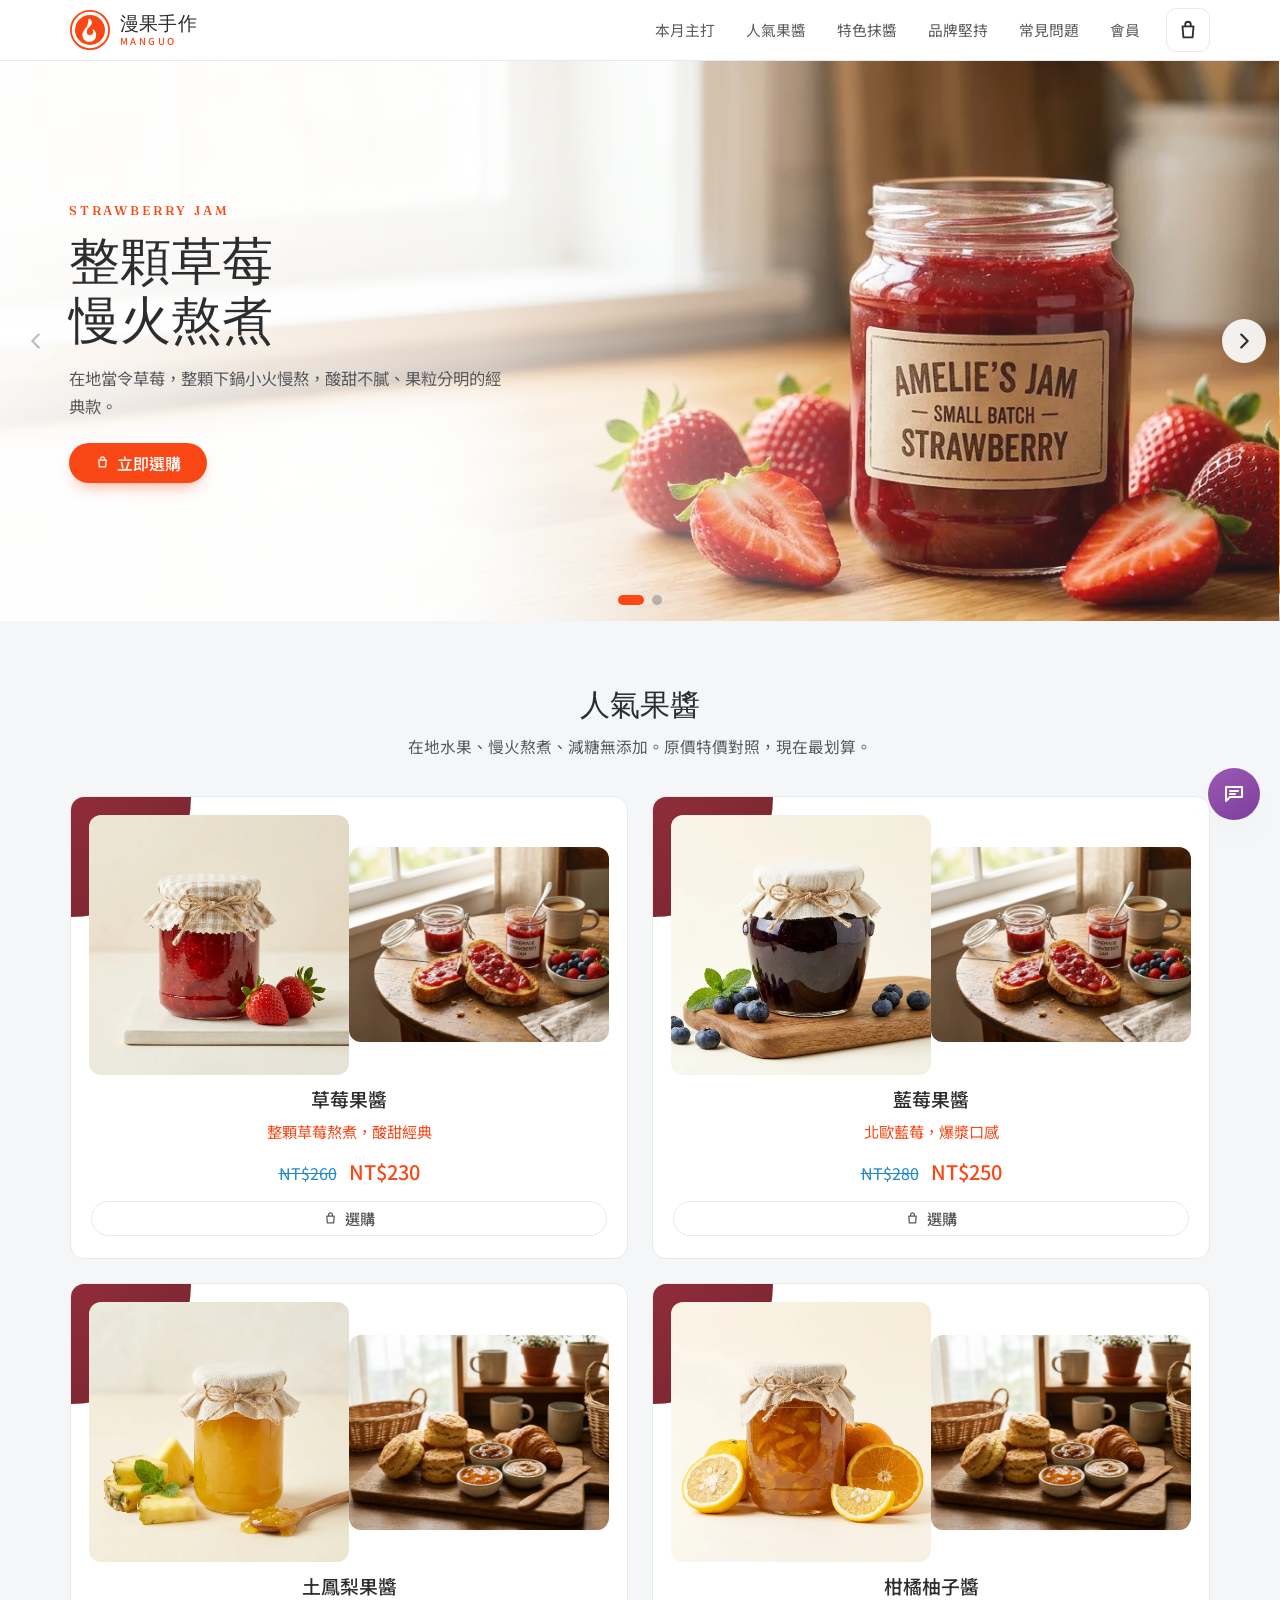
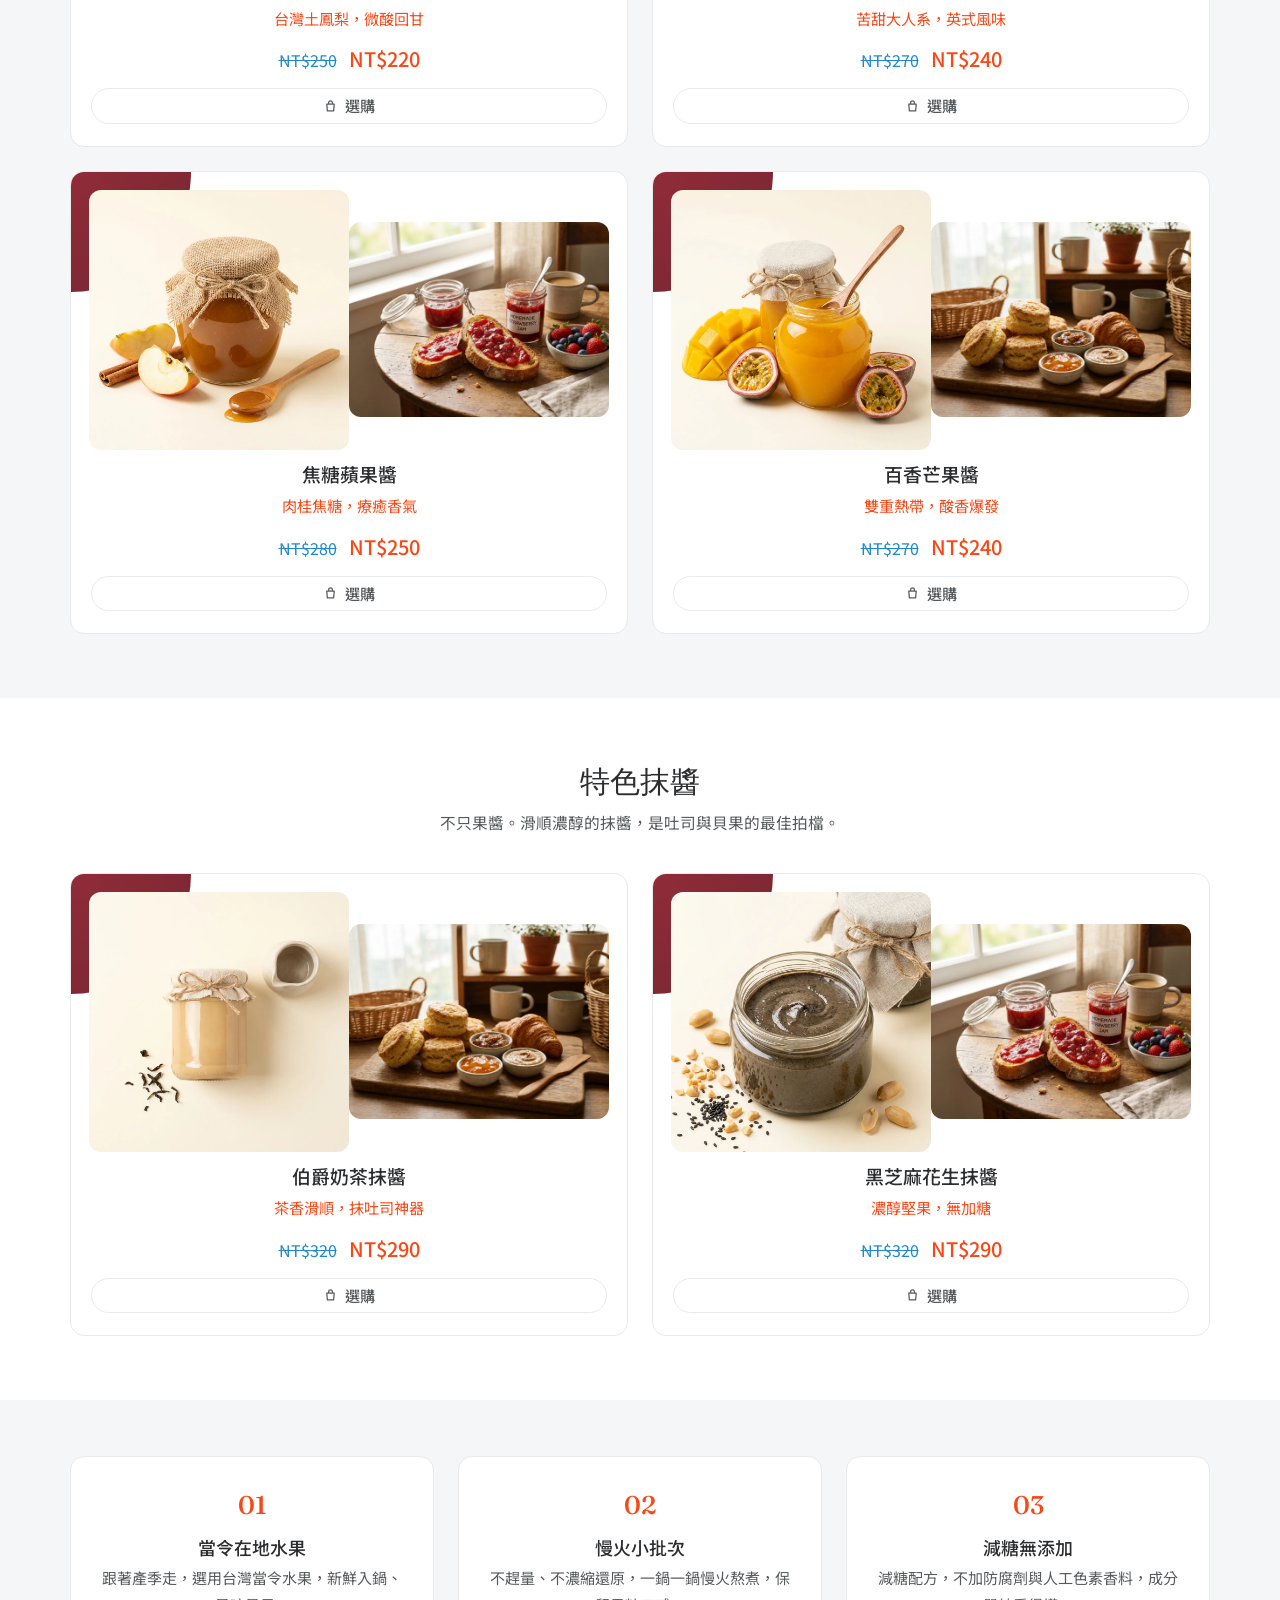
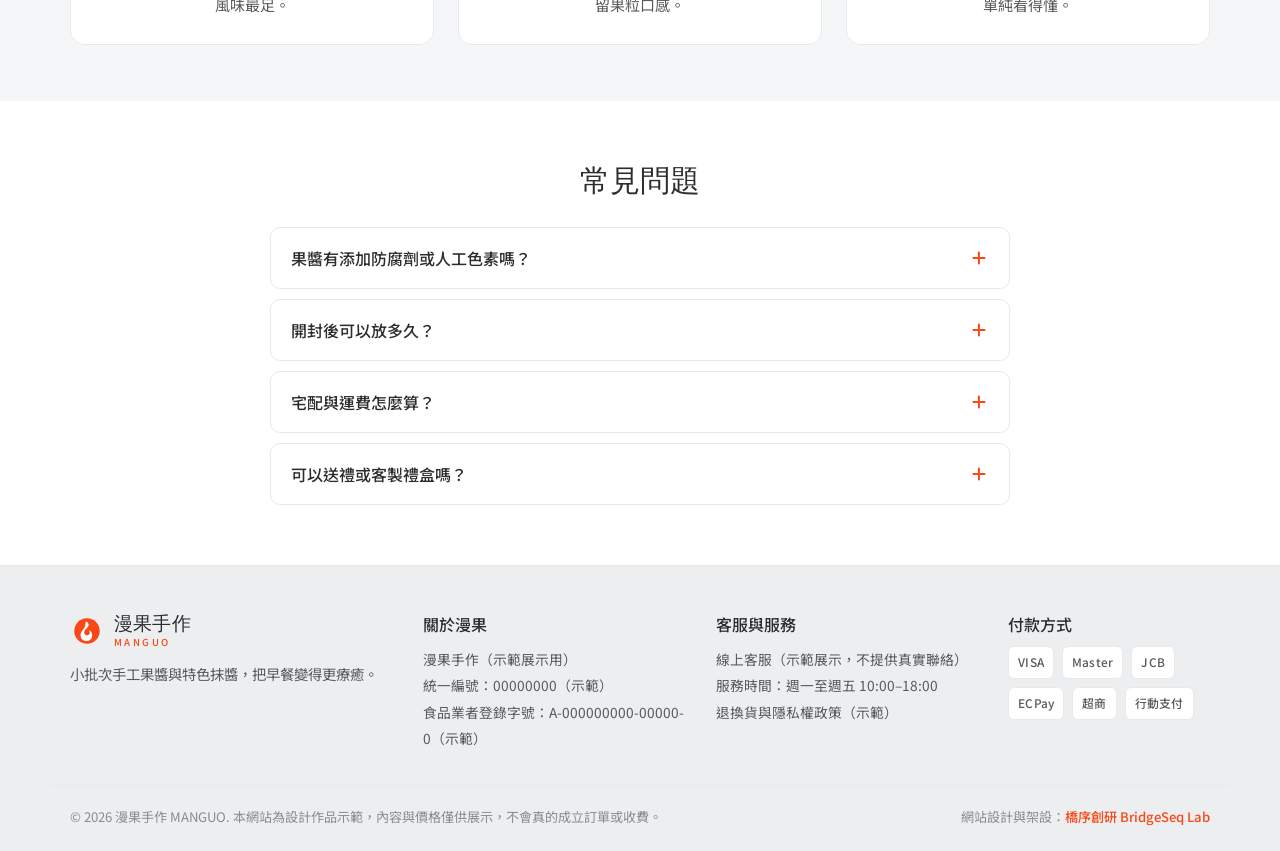
<file: index.html>
<!DOCTYPE html>
<html lang="zh-Hant">
<head>
<meta charset="UTF-8">
<meta name="viewport" content="width=device-width, initial-scale=1">
<title>漫果手作 MANGUO｜小批次手工果醬・特色抹醬・在地水果慢火熬煮</title>
<meta name="description" content="漫果手作 MANGUO 是台灣小批次手工果醬與特色抹醬品牌。在地當令水果、慢火熬煮、減糖無添加。草莓、藍莓、土鳳梨、柑橘柚子、焦糖蘋果，到伯爵奶茶與黑芝麻花生抹醬，宅配到府，把早餐變得更療癒。">
<meta name="keywords" content="手工果醬,果醬,抹醬,草莓果醬,藍莓果醬,柚子醬,伯爵奶茶醬,堅果抹醬,減糖果醬,台灣手作果醬">
<link rel="canonical" href="https://izzo24.github.io/manguo-jam/">
<meta property="og:type" content="website">
<meta property="og:locale" content="zh_TW">
<meta property="og:site_name" content="漫果手作 MANGUO">
<meta property="og:title" content="漫果手作 MANGUO｜小批次手工果醬・特色抹醬">
<meta property="og:description" content="在地當令水果、慢火熬煮、減糖無添加。把早餐變得更療癒。">
<meta property="og:url" content="https://izzo24.github.io/manguo-jam/">
<meta property="og:image" content="https://izzo24.github.io/manguo-jam/images/hero-a.webp">
<meta name="twitter:card" content="summary_large_image">
<meta name="theme-color" content="#F94816">
<link rel="icon" href="data:image/svg+xml,%3Csvg xmlns='http://www.w3.org/2000/svg' viewBox='0 0 32 32'%3E%3Ccircle cx='16' cy='16' r='15' fill='%23F94816'/%3E%3Cpath d='M16 7c3 3 1.6 5.2.3 6.8C15 15.4 14 16.8 14 19a2.6 2.6 0 005.2 0c0-.9-.3-1.7-.7-2.4 1.9.9 3.2 2.8 3.2 5.1a5.7 5.7 0 11-11.4 0c0-4 3.7-5.7 4.7-9 .3-.9.5-2.2 1-5.7z' fill='%23fff'/%3E%3C/svg%3E">
<link rel="preconnect" href="https://fonts.googleapis.com">
<link rel="preconnect" href="https://fonts.gstatic.com" crossorigin>
<link href="https://fonts.googleapis.com/css2?family=Noto+Sans+TC:wght@300;400;500&family=Fraunces:opsz,wght@9..144,400;9..144,500&display=swap" rel="stylesheet">
<link rel="stylesheet" href="./assets/style.css?v=2">
<script type="application/ld+json">
{
  "@context":"https://schema.org",
  "@graph":[
    {"@type":"Organization","@id":"https://izzo24.github.io/manguo-jam/#org","name":"漫果手作 MANGUO","url":"https://izzo24.github.io/manguo-jam/","logo":"https://izzo24.github.io/manguo-jam/images/hero-a.webp","description":"台灣小批次手工果醬與特色抹醬品牌。","areaServed":"TW"},
    {"@type":"WebSite","@id":"https://izzo24.github.io/manguo-jam/#web","url":"https://izzo24.github.io/manguo-jam/","name":"漫果手作 MANGUO","inLanguage":"zh-Hant","publisher":{"@id":"https://izzo24.github.io/manguo-jam/#org"}},
    {"@type":"Product","name":"漫果手作果醬與抹醬系列","image":"https://izzo24.github.io/manguo-jam/images/p-strawberry.webp","description":"在地當令水果、慢火熬煮、減糖無添加的手工果醬與特色抹醬。","brand":{"@id":"https://izzo24.github.io/manguo-jam/#org"},"offers":{"@type":"AggregateOffer","priceCurrency":"TWD","lowPrice":"220","highPrice":"290","offerCount":"8","availability":"https://schema.org/InStock"},"aggregateRating":{"@type":"AggregateRating","ratingValue":"4.9","reviewCount":"1186"}},
    {"@type":"FAQPage","mainEntity":[
      {"@type":"Question","name":"果醬有添加防腐劑或人工色素嗎？","acceptedAnswer":{"@type":"Answer","text":"沒有。全系列以水果、糖與檸檬汁慢火熬煮，不加防腐劑、不加人工色素香料，並減糖製作。"}},
      {"@type":"Question","name":"開封後可以放多久？","acceptedAnswer":{"@type":"Answer","text":"未開封常溫陰涼可存放至標示有效期限；開封後請冷藏並於三週內食用完畢，每次取用以乾淨湯匙挖取。"}},
      {"@type":"Question","name":"宅配與運費怎麼算？","acceptedAnswer":{"@type":"Answer","text":"全台本島常溫宅配，單筆滿 NT$990 免運，未滿酌收 NT$120 運費。"}},
      {"@type":"Question","name":"可以送禮或客製禮盒嗎？","acceptedAnswer":{"@type":"Answer","text":"可以，提供多入禮盒與手寫卡服務，適合彌月、節慶與企業送禮（此為示範說明）。"}}
    ]},
    {"@type":"BreadcrumbList","itemListElement":[
      {"@type":"ListItem","position":1,"name":"首頁","item":"https://izzo24.github.io/manguo-jam/"},
      {"@type":"ListItem","position":2,"name":"人氣果醬","item":"https://izzo24.github.io/manguo-jam/#jams"},
      {"@type":"ListItem","position":3,"name":"特色抹醬","item":"https://izzo24.github.io/manguo-jam/#spreads"}
    ]}
  ]
}
</script>
</head>
<body data-currency="NT$" data-ship-free="990" data-ship-fee="120" data-add-label="已加入購物車" data-cart-title="購物車">
<a class="skip" href="#main">跳至主要內容</a>

<header class="nav" id="top">
  <div class="wrap nav__in">
    <button class="burger" id="burger" aria-label="開啟選單" aria-expanded="false" aria-controls="menu"><span></span><span></span><span></span></button>
    <a class="brand" href="#top" aria-label="漫果手作 MANGUO 首頁">
      <span class="brand__mk" aria-hidden="true">
        <svg viewBox="0 0 44 44" width="40" height="40"><circle cx="22" cy="22" r="21" fill="none" stroke="#F94816" stroke-width="2"/><circle cx="22" cy="22" r="16.5" fill="#F94816"/><path d="M22 10c3.6 3.6 2 6.3-.3 8.3C19.6 20 18.4 21.6 18.4 24a3.6 3.6 0 007.2 0c0-1.1-.4-2.2-1-3.1 2.5 1.1 4.2 3.6 4.2 6.6a7.6 7.6 0 11-15.2 0c0-5 4.6-7.2 5.8-11.5.4-1.4.6-3 .8-6z" fill="#fff"/></svg>
      </span>
      <span class="brand__tx"><b>漫果手作</b><i>MANGUO</i></span>
    </a>
    <nav class="menu" id="menu" aria-label="商品分類">
      <a href="#hero">本月主打</a>
      <a href="#jams">人氣果醬</a>
      <a href="#spreads">特色抹醬</a>
      <a href="#why">品牌堅持</a>
      <a href="#faq">常見問題</a>
    <a href="./member.html">會員</a></nav>
  </div>
</header>

<main id="main">

  <!-- 主視覺輪播 -->
  <section class="hero" id="hero" aria-label="主打商品輪播">
    <div class="hero__track" id="heroTrack">
      <article class="slide">
        <div class="slide__bg"><img src="./images/hero-a.webp" alt="整顆草莓手工果醬與新鮮草莓" width="1376" height="768" fetchpriority="high"></div>
        <div class="wrap slide__in">
          <div class="slide__copy">
            <p class="slide__en">STRAWBERRY JAM</p>
            <h1 class="slide__title">整顆草莓<br>慢火熬煮</h1>
            <p class="slide__desc">在地當令草莓，整顆下鍋小火慢熬，酸甜不膩、果粒分明的經典款。</p>
            <a class="btn-buy add" href="#jams" data-name="草莓果醬" data-price="230">立即選購</a>
          </div>
        </div>
      </article>
      <article class="slide">
        <div class="slide__bg"><img src="./images/hero-b.webp" alt="柑橘柚子手工果醬與柳橙切片" width="1376" height="768" loading="lazy"></div>
        <div class="wrap slide__in">
          <div class="slide__copy slide__copy--right">
            <p class="slide__en">YUZU MARMALADE</p>
            <h2 class="slide__title">柑橘柚子<br>苦甜大人味</h2>
            <p class="slide__desc">柳橙與台灣柚子皮一起熬，苦甜交織的英式風味，配茶配吐司都迷人。</p>
            <a class="btn-buy add" href="#jams" data-name="柑橘柚子醬" data-price="240">立即選購</a>
          </div>
        </div>
      </article>
    </div>
    <div class="hero__dots" id="heroDots" aria-hidden="true"></div>
  </section>

  <!-- 人氣果醬 商品牆 -->
  <section class="shopsec" id="jams">
    <div class="wrap">
      <h2 class="secttl">人氣果醬</h2>
      <p class="secsub">在地水果、慢火熬煮、減糖無添加。原價特價對照，現在最划算。</p>
      <div class="pgrid">
        <article class="pcard">
          <div class="pcard__imgs"><span class="pcard__deco"></span><img class="pcard__jar" src="./images/p-strawberry.webp" alt="草莓果醬" width="600" height="600" loading="lazy"><img class="pcard__scene" src="./images/scene-toast.webp" alt="草莓果醬抹吐司" width="600" height="450" loading="lazy"></div>
          <div class="pcard__body">
            <h3>草莓果醬</h3>
            <p class="pcard__sell">整顆草莓熬煮，酸甜經典</p>
            <p class="pcard__price"><span class="price--orig">NT$260</span><span class="price">NT$230</span></p>
            <button class="btn-buy add" data-name="草莓果醬">選購</button>
          </div>
        </article>
        <article class="pcard">
          <div class="pcard__imgs"><span class="pcard__deco"></span><img class="pcard__jar" src="./images/p-blueberry.webp" alt="藍莓果醬" width="600" height="600" loading="lazy"><img class="pcard__scene" src="./images/scene-toast.webp" alt="藍莓果醬抹吐司" width="600" height="450" loading="lazy"></div>
          <div class="pcard__body">
            <h3>藍莓果醬</h3>
            <p class="pcard__sell">北歐藍莓，爆漿口感</p>
            <p class="pcard__price"><span class="price--orig">NT$280</span><span class="price">NT$250</span></p>
            <button class="btn-buy add" data-name="藍莓果醬">選購</button>
          </div>
        </article>
        <article class="pcard">
          <div class="pcard__imgs"><span class="pcard__deco"></span><img class="pcard__jar" src="./images/p-pineapple.webp" alt="土鳳梨果醬" width="600" height="600" loading="lazy"><img class="pcard__scene" src="./images/scene-scone.webp" alt="土鳳梨果醬佐司康" width="600" height="450" loading="lazy"></div>
          <div class="pcard__body">
            <h3>土鳳梨果醬</h3>
            <p class="pcard__sell">台灣土鳳梨，微酸回甘</p>
            <p class="pcard__price"><span class="price--orig">NT$250</span><span class="price">NT$220</span></p>
            <button class="btn-buy add" data-name="土鳳梨果醬">選購</button>
          </div>
        </article>
        <article class="pcard">
          <div class="pcard__imgs"><span class="pcard__deco"></span><img class="pcard__jar" src="./images/p-yuzu.webp" alt="柑橘柚子醬" width="600" height="600" loading="lazy"><img class="pcard__scene" src="./images/scene-scone.webp" alt="柑橘柚子醬佐司康" width="600" height="450" loading="lazy"></div>
          <div class="pcard__body">
            <h3>柑橘柚子醬</h3>
            <p class="pcard__sell">苦甜大人系，英式風味</p>
            <p class="pcard__price"><span class="price--orig">NT$270</span><span class="price">NT$240</span></p>
            <button class="btn-buy add" data-name="柑橘柚子醬">選購</button>
          </div>
        </article>
        <article class="pcard">
          <div class="pcard__imgs"><span class="pcard__deco"></span><img class="pcard__jar" src="./images/p-caramel.webp" alt="焦糖蘋果醬" width="600" height="600" loading="lazy"><img class="pcard__scene" src="./images/scene-toast.webp" alt="焦糖蘋果醬抹吐司" width="600" height="450" loading="lazy"></div>
          <div class="pcard__body">
            <h3>焦糖蘋果醬</h3>
            <p class="pcard__sell">肉桂焦糖，療癒香氣</p>
            <p class="pcard__price"><span class="price--orig">NT$280</span><span class="price">NT$250</span></p>
            <button class="btn-buy add" data-name="焦糖蘋果醬">選購</button>
          </div>
        </article>
        <article class="pcard">
          <div class="pcard__imgs"><span class="pcard__deco"></span><img class="pcard__jar" src="./images/p-passion.webp" alt="百香芒果醬" width="600" height="600" loading="lazy"><img class="pcard__scene" src="./images/scene-scone.webp" alt="百香芒果醬佐司康" width="600" height="450" loading="lazy"></div>
          <div class="pcard__body">
            <h3>百香芒果醬</h3>
            <p class="pcard__sell">雙重熱帶，酸香爆發</p>
            <p class="pcard__price"><span class="price--orig">NT$270</span><span class="price">NT$240</span></p>
            <button class="btn-buy add" data-name="百香芒果醬">選購</button>
          </div>
        </article>
      </div>
    </div>
  </section>

  <!-- 特色抹醬 -->
  <section class="shopsec shopsec--alt" id="spreads">
    <div class="wrap">
      <h2 class="secttl">特色抹醬</h2>
      <p class="secsub">不只果醬。滑順濃醇的抹醬，是吐司與貝果的最佳拍檔。</p>
      <div class="pgrid">
        <article class="pcard">
          <div class="pcard__imgs"><span class="pcard__deco"></span><img class="pcard__jar" src="./images/p-earlgrey.webp" alt="伯爵奶茶抹醬" width="600" height="600" loading="lazy"><img class="pcard__scene" src="./images/scene-scone.webp" alt="伯爵奶茶抹醬佐司康" width="600" height="450" loading="lazy"></div>
          <div class="pcard__body">
            <h3>伯爵奶茶抹醬</h3>
            <p class="pcard__sell">茶香滑順，抹吐司神器</p>
            <p class="pcard__price"><span class="price--orig">NT$320</span><span class="price">NT$290</span></p>
            <button class="btn-buy add" data-name="伯爵奶茶抹醬">選購</button>
          </div>
        </article>
        <article class="pcard">
          <div class="pcard__imgs"><span class="pcard__deco"></span><img class="pcard__jar" src="./images/p-sesame.webp" alt="黑芝麻花生抹醬" width="600" height="600" loading="lazy"><img class="pcard__scene" src="./images/scene-toast.webp" alt="黑芝麻花生抹醬抹吐司" width="600" height="450" loading="lazy"></div>
          <div class="pcard__body">
            <h3>黑芝麻花生抹醬</h3>
            <p class="pcard__sell">濃醇堅果，無加糖</p>
            <p class="pcard__price"><span class="price--orig">NT$320</span><span class="price">NT$290</span></p>
            <button class="btn-buy add" data-name="黑芝麻花生抹醬">選購</button>
          </div>
        </article>
      </div>
    </div>
  </section>

  <!-- 品牌堅持 -->
  <section class="why" id="why">
    <div class="wrap why__in">
      <div class="why__item"><span class="why__n">01</span><h3>當令在地水果</h3><p>跟著產季走，選用台灣當令水果，新鮮入鍋、風味最足。</p></div>
      <div class="why__item"><span class="why__n">02</span><h3>慢火小批次</h3><p>不趕量、不濃縮還原，一鍋一鍋慢火熬煮，保留果粒口感。</p></div>
      <div class="why__item"><span class="why__n">03</span><h3>減糖無添加</h3><p>減糖配方，不加防腐劑與人工色素香料，成分單純看得懂。</p></div>
    </div>
  </section>

  <!-- FAQ -->
  <section class="faq" id="faq">
    <div class="wrap faq__in">
      <h2 class="secttl">常見問題</h2>
      <div class="acc" id="acc">
        <div class="acc__item"><button class="acc__q" aria-expanded="false">果醬有添加防腐劑或人工色素嗎？<span class="acc__ic" aria-hidden="true"></span></button><div class="acc__a"><p>沒有。全系列以水果、糖與檸檬汁慢火熬煮，不加防腐劑、不加人工色素香料，並以減糖製作。</p></div></div>
        <div class="acc__item"><button class="acc__q" aria-expanded="false">開封後可以放多久？<span class="acc__ic" aria-hidden="true"></span></button><div class="acc__a"><p>未開封常溫陰涼可存放至標示有效期限；開封後請冷藏並於三週內食用完畢，每次以乾淨湯匙取用。</p></div></div>
        <div class="acc__item"><button class="acc__q" aria-expanded="false">宅配與運費怎麼算？<span class="acc__ic" aria-hidden="true"></span></button><div class="acc__a"><p>全台本島常溫宅配，單筆滿 NT$990 免運，未滿酌收 NT$120 運費。</p></div></div>
        <div class="acc__item"><button class="acc__q" aria-expanded="false">可以送禮或客製禮盒嗎？<span class="acc__ic" aria-hidden="true"></span></button><div class="acc__a"><p>可以，提供多入禮盒與手寫卡服務，適合彌月、節慶與企業送禮（此為示範說明）。</p></div></div>
      </div>
    </div>
  </section>

</main>

<footer class="foot">
  <div class="wrap foot__in">
    <div class="foot__col foot__col--brand">
      <span class="brand brand--foot">
        <span class="brand__mk" aria-hidden="true"><svg viewBox="0 0 44 44" width="34" height="34"><circle cx="22" cy="22" r="16.5" fill="#F94816"/><path d="M22 10c3.6 3.6 2 6.3-.3 8.3C19.6 20 18.4 21.6 18.4 24a3.6 3.6 0 007.2 0c0-1.1-.4-2.2-1-3.1 2.5 1.1 4.2 3.6 4.2 6.6a7.6 7.6 0 11-15.2 0c0-5 4.6-7.2 5.8-11.5.4-1.4.6-3 .8-6z" fill="#fff"/></svg></span>
        <span class="brand__tx"><b>漫果手作</b><i>MANGUO</i></span>
      </span>
      <p>小批次手工果醬與特色抹醬，把早餐變得更療癒。</p>
    </div>
    <div class="foot__col">
      <h4>關於漫果</h4>
      <p>漫果手作（示範展示用）<br>統一編號：00000000（示範）<br>食品業者登錄字號：A-000000000-00000-0（示範）</p>
    </div>
    <div class="foot__col">
      <h4>客服與服務</h4>
      <p>線上客服（示範展示，不提供真實聯絡）<br>服務時間：週一至週五 10:00–18:00<br>退換貨與隱私權政策（示範）</p>
    </div>
    <div class="foot__col">
      <h4>付款方式</h4>
      <div class="pays" aria-label="支援付款方式">
        <span class="pay">VISA</span><span class="pay">Master</span><span class="pay">JCB</span><span class="pay">ECPay</span><span class="pay">超商</span><span class="pay">行動支付</span>
      </div>
    </div>
  </div>
  <div class="wrap foot__btm">
    <small>© 2026 漫果手作 MANGUO. 本網站為設計作品示範，內容與價格僅供展示，不會真的成立訂單或收費。</small>
    <small class="foot__credit">網站設計與架設：<a href="https://bridgeseqlab.com" target="_blank" rel="noopener">橋序創研 BridgeSeq Lab</a></small>
  </div>
</footer>

<button class="cs" id="cs" aria-label="聯絡客服（示範）">
  <svg viewBox="0 0 24 24" width="24" height="24" aria-hidden="true"><path d="M4 5h16v10H8l-4 4V5z" fill="none" stroke="currentColor" stroke-width="2" stroke-linejoin="round"/><path d="M8 9h8M8 12h5" stroke="currentColor" stroke-width="2" stroke-linecap="round"/></svg>
</button>
<button class="totop" id="totop" aria-label="回到頂端"><svg viewBox="0 0 24 24" width="22" height="22" aria-hidden="true"><path d="M12 19V6M6 12l6-6 6 6" fill="none" stroke="currentColor" stroke-width="2.2" stroke-linecap="round" stroke-linejoin="round"/></svg></button>
<div class="toast" id="toast" role="status" aria-live="polite"></div>
<script src="./assets/app.js" defer></script>
</body>
</html>
</file>
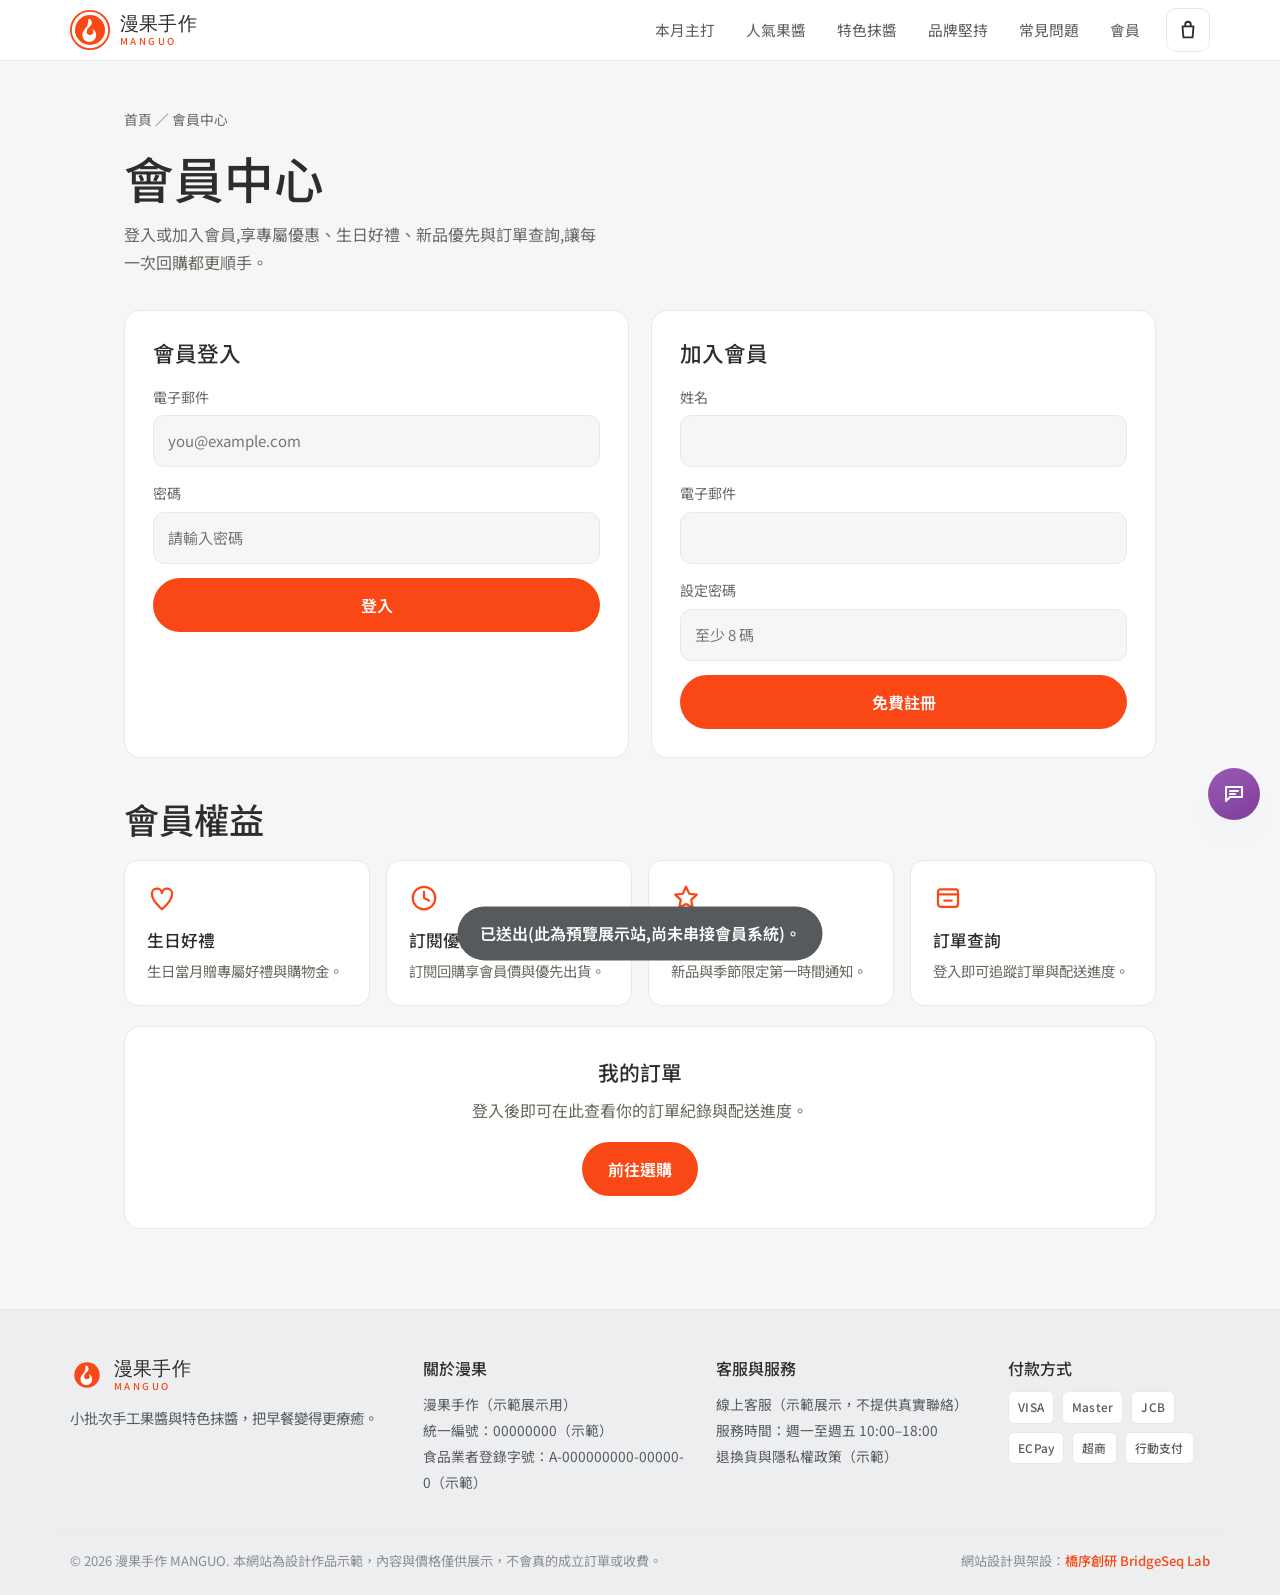
<file: member.html>
<!DOCTYPE html>
<html lang="zh-Hant">
<head>
<meta charset="UTF-8">
<meta name="viewport" content="width=device-width, initial-scale=1">
<title>會員中心｜登入・註冊與訂單查詢 — 漫果手作 MANGUO</title>
<meta name="description" content="漫果手作 MANGUO 會員中心:登入或加入會員,享專屬優惠、生日好禮、新品優先與訂單查詢,管理你的訂購紀錄。">
<meta name="keywords" content="手工果醬,果醬,抹醬,草莓果醬,藍莓果醬,柚子醬,伯爵奶茶醬,堅果抹醬,減糖果醬,台灣手作果醬">
<link rel="canonical" href="https://izzo24.github.io/manguo-jam/member.html">
<meta property="og:type" content="website">
<meta property="og:locale" content="zh_TW">
<meta property="og:site_name" content="漫果手作 MANGUO">
<meta property="og:title" content="會員中心 — 漫果手作 MANGUO">
<meta property="og:description" content="登入或加入會員,享專屬優惠與訂單查詢。">
<meta property="og:url" content="https://izzo24.github.io/manguo-jam/member.html">
<meta property="og:image" content="https://izzo24.github.io/manguo-jam/images/hero-a.webp">
<meta name="twitter:card" content="summary_large_image">
<meta name="theme-color" content="#F94816">
<link rel="icon" href="data:image/svg+xml,%3Csvg xmlns='http://www.w3.org/2000/svg' viewBox='0 0 32 32'%3E%3Ccircle cx='16' cy='16' r='15' fill='%23F94816'/%3E%3Cpath d='M16 7c3 3 1.6 5.2.3 6.8C15 15.4 14 16.8 14 19a2.6 2.6 0 005.2 0c0-.9-.3-1.7-.7-2.4 1.9.9 3.2 2.8 3.2 5.1a5.7 5.7 0 11-11.4 0c0-4 3.7-5.7 4.7-9 .3-.9.5-2.2 1-5.7z' fill='%23fff'/%3E%3C/svg%3E">
<link rel="preconnect" href="https://fonts.googleapis.com">
<link rel="preconnect" href="https://fonts.gstatic.com" crossorigin>
<link href="https://fonts.googleapis.com/css2?family=Noto+Sans+TC:wght@300;400;500&family=Fraunces:opsz,wght@9..144,400;9..144,500&display=swap" rel="stylesheet">
<link rel="stylesheet" href="./assets/style.css?v=2">
<script type="application/ld+json">{"@context":"https://schema.org","@graph":[{"@type":"BreadcrumbList","itemListElement":[{"@type":"ListItem","position":1,"name":"首頁","item":"https://izzo24.github.io/manguo-jam/"},{"@type":"ListItem","position":2,"name":"會員中心","item":"https://izzo24.github.io/manguo-jam/member.html"}]},{"@type":"WebPage","name":"會員中心 — 漫果手作 MANGUO","url":"https://izzo24.github.io/manguo-jam/member.html","inLanguage":"zh-Hant"}]}</script>
<style>
:root{--mc-acc:var(--orange,var(--accent,var(--clay,var(--pink,var(--green,var(--gold,var(--rust,var(--brand,#c8772f))))))));--mc-ink:var(--ink,#23211e);--mc-mut:var(--ink-2,var(--muted,var(--grey,#6b675f)));--mc-bg:var(--panel,var(--card,var(--paper-2,var(--bg-alt,#fff))));--mc-line:var(--line,#e2ddd2)}
.mc{max-width:1080px;margin:0 auto;padding:46px 24px 80px;color:var(--mc-ink)}
.mc__crumb{font-size:.86rem;color:var(--mc-mut);margin-bottom:14px}.mc__crumb a{color:var(--mc-mut)}
.mc h1{font-size:clamp(2rem,5vw,3.1rem);margin:0 0 10px;font-family:var(--display,inherit)}
.mc__sub{color:var(--mc-mut);max-width:54ch;margin-bottom:34px}
.mc__grid{display:grid;grid-template-columns:1fr 1fr;gap:22px;margin-bottom:18px}
.mc__card{background:var(--mc-bg);border:1.5px solid var(--mc-line);border-radius:16px;padding:28px}
.mc__card h2{font-size:1.35rem;margin:0 0 18px;font-family:var(--display,inherit)}
.mc__card label{display:block;font-size:.88rem;margin-bottom:14px;color:var(--mc-mut)}
.mc__card input{display:block;width:100%;margin-top:6px;padding:12px 14px;border:1.5px solid var(--mc-line);border-radius:11px;background:var(--bg,#fff);font:inherit;font-size:15px;color:var(--mc-ink)}
.mc__card input:focus{outline:none;border-color:var(--mc-acc)}
.mc__btn{display:inline-flex;align-items:center;justify-content:center;gap:8px;background:var(--mc-acc);color:#fff;border:none;border-radius:999px;padding:13px 26px;font:inherit;font-weight:600;cursor:pointer;text-decoration:none}
.mc__btn--block{width:100%}
.mc__h2{font-size:clamp(1.5rem,4vw,2.2rem);margin:38px 0 18px;font-family:var(--display,inherit)}
.mc__bn{display:grid;grid-template-columns:repeat(4,1fr);gap:16px}
.mc__b{background:var(--mc-bg);border:1.5px solid var(--mc-line);border-radius:14px;padding:22px}
.mc__b svg{width:30px;height:30px;margin-bottom:10px;color:var(--mc-acc)}
.mc__b h3{font-size:1.05rem;margin:0 0 6px;font-family:var(--display,inherit)}
.mc__b p{font-size:.9rem;color:var(--mc-mut);margin:0}
.mc__orders{margin-top:20px;background:var(--mc-bg);border:1.5px solid var(--mc-line);border-radius:16px;padding:32px;text-align:center}
.mc__orders h2{font-size:1.3rem;margin:0 0 10px;font-family:var(--display,inherit)}.mc__orders p{color:var(--mc-mut);margin:0 0 18px}
.mc__toast{position:fixed;left:50%;bottom:26px;transform:translate(-50%,160%);background:var(--mc-ink);color:#fff;padding:13px 22px;border-radius:999px;font-weight:600;z-index:500;transition:transform .4s}
.mc__toast.show{transform:translate(-50%,0)}
@media(max-width:760px){.mc__grid{grid-template-columns:1fr}.mc__bn{grid-template-columns:1fr 1fr}}
@media(max-width:480px){.mc__bn{grid-template-columns:1fr}}
</style>
</head>
<body data-currency="NT$" data-ship-free="990" data-ship-fee="120" data-add-label="已加入購物車" data-cart-title="購物車">
<a class="skip" href="./index.html#main">跳至主要內容</a>

<header class="nav" id="top">
  <div class="wrap nav__in">
    <button class="burger" id="burger" aria-label="開啟選單" aria-expanded="false" aria-controls="menu"><span></span><span></span><span></span></button>
    <a class="brand" href="./index.html#top" aria-label="漫果手作 MANGUO 首頁">
      <span class="brand__mk" aria-hidden="true">
        <svg viewBox="0 0 44 44" width="40" height="40"><circle cx="22" cy="22" r="21" fill="none" stroke="#F94816" stroke-width="2"/><circle cx="22" cy="22" r="16.5" fill="#F94816"/><path d="M22 10c3.6 3.6 2 6.3-.3 8.3C19.6 20 18.4 21.6 18.4 24a3.6 3.6 0 007.2 0c0-1.1-.4-2.2-1-3.1 2.5 1.1 4.2 3.6 4.2 6.6a7.6 7.6 0 11-15.2 0c0-5 4.6-7.2 5.8-11.5.4-1.4.6-3 .8-6z" fill="#fff"/></svg>
      </span>
      <span class="brand__tx"><b>漫果手作</b><i>MANGUO</i></span>
    </a>
    <nav class="menu" id="menu" aria-label="商品分類">
      <a href="./index.html#hero">本月主打</a>
      <a href="./index.html#jams">人氣果醬</a>
      <a href="./index.html#spreads">特色抹醬</a>
      <a href="./index.html#why">品牌堅持</a>
      <a href="./index.html#faq">常見問題</a>
    <a href="./member.html" aria-current="page">會員</a></nav>
  </div>
</header>

<main id="main">
<section class="mc">
  <p class="mc__crumb"><a href="./index.html">首頁</a> ／ 會員中心</p>
  <h1>會員中心</h1>
  <p class="mc__sub">登入或加入會員,享專屬優惠、生日好禮、新品優先與訂單查詢,讓每一次回購都更順手。</p>
  <div class="mc__grid">
    <div class="mc__card"><h2>會員登入</h2><form data-demo><label>電子郵件<input type="email" required autocomplete="email" placeholder="you@example.com"></label><label>密碼<input type="password" required autocomplete="current-password" placeholder="請輸入密碼"></label><button class="mc__btn mc__btn--block" type="submit">登入</button></form></div>
    <div class="mc__card"><h2>加入會員</h2><form data-demo><label>姓名<input type="text" required autocomplete="name"></label><label>電子郵件<input type="email" required autocomplete="email"></label><label>設定密碼<input type="password" required autocomplete="new-password" placeholder="至少 8 碼"></label><button class="mc__btn mc__btn--block" type="submit">免費註冊</button></form></div>
  </div>
  <h2 class="mc__h2">會員權益</h2>
  <div class="mc__bn">
    <div class="mc__b"><svg viewBox="0 0 24 24" fill="none" stroke="currentColor" stroke-width="1.8" stroke-linecap="round" stroke-linejoin="round"><path d="M12 21S4 14.5 4 9a4 4 0 0 1 8-1 4 4 0 0 1 8 1c0 5.5-8 12-8 12z"/></svg><h3>生日好禮</h3><p>生日當月贈專屬好禮與購物金。</p></div>
    <div class="mc__b"><svg viewBox="0 0 24 24" fill="none" stroke="currentColor" stroke-width="1.8" stroke-linecap="round" stroke-linejoin="round"><circle cx="12" cy="12" r="9"/><path d="M12 7v5l4 2"/></svg><h3>訂閱優惠</h3><p>訂閱回購享會員價與優先出貨。</p></div>
    <div class="mc__b"><svg viewBox="0 0 24 24" fill="none" stroke="currentColor" stroke-width="1.8" stroke-linecap="round" stroke-linejoin="round"><path d="M12 3l2.6 5.6 6 .7-4.4 4.2 1.1 6L12 16.8 6.7 19.5l1.1-6L3.4 9.3l6-.7z"/></svg><h3>新品優先</h3><p>新品與季節限定第一時間通知。</p></div>
    <div class="mc__b"><svg viewBox="0 0 24 24" fill="none" stroke="currentColor" stroke-width="1.8" stroke-linecap="round" stroke-linejoin="round"><rect x="4" y="5" width="16" height="14" rx="2"/><path d="M4 9h16M9 14h6"/></svg><h3>訂單查詢</h3><p>登入即可追蹤訂單與配送進度。</p></div>
  </div>
  <div class="mc__orders"><h2>我的訂單</h2><p>登入後即可在此查看你的訂單紀錄與配送進度。</p><a class="mc__btn" href="./index.html#shop">前往選購</a></div>
</section>
</main>
<div class="mc__toast" id="mcToast" role="status" aria-live="polite">已送出(此為預覽展示站,尚未串接會員系統)。</div>

<footer class="foot">
  <div class="wrap foot__in">
    <div class="foot__col foot__col--brand">
      <span class="brand brand--foot">
        <span class="brand__mk" aria-hidden="true"><svg viewBox="0 0 44 44" width="34" height="34"><circle cx="22" cy="22" r="16.5" fill="#F94816"/><path d="M22 10c3.6 3.6 2 6.3-.3 8.3C19.6 20 18.4 21.6 18.4 24a3.6 3.6 0 007.2 0c0-1.1-.4-2.2-1-3.1 2.5 1.1 4.2 3.6 4.2 6.6a7.6 7.6 0 11-15.2 0c0-5 4.6-7.2 5.8-11.5.4-1.4.6-3 .8-6z" fill="#fff"/></svg></span>
        <span class="brand__tx"><b>漫果手作</b><i>MANGUO</i></span>
      </span>
      <p>小批次手工果醬與特色抹醬，把早餐變得更療癒。</p>
    </div>
    <div class="foot__col">
      <h4>關於漫果</h4>
      <p>漫果手作（示範展示用）<br>統一編號：00000000（示範）<br>食品業者登錄字號：A-000000000-00000-0（示範）</p>
    </div>
    <div class="foot__col">
      <h4>客服與服務</h4>
      <p>線上客服（示範展示，不提供真實聯絡）<br>服務時間：週一至週五 10:00–18:00<br>退換貨與隱私權政策（示範）</p>
    </div>
    <div class="foot__col">
      <h4>付款方式</h4>
      <div class="pays" aria-label="支援付款方式">
        <span class="pay">VISA</span><span class="pay">Master</span><span class="pay">JCB</span><span class="pay">ECPay</span><span class="pay">超商</span><span class="pay">行動支付</span>
      </div>
    </div>
  </div>
  <div class="wrap foot__btm">
    <small>© 2026 漫果手作 MANGUO. 本網站為設計作品示範，內容與價格僅供展示，不會真的成立訂單或收費。</small>
    <small class="foot__credit">網站設計與架設：<a href="https://bridgeseqlab.com" target="_blank" rel="noopener">橋序創研 BridgeSeq Lab</a></small>
  </div>
</footer>

<button class="cs" id="cs" aria-label="聯絡客服（示範）">
  <svg viewBox="0 0 24 24" width="24" height="24" aria-hidden="true"><path d="M4 5h16v10H8l-4 4V5z" fill="none" stroke="currentColor" stroke-width="2" stroke-linejoin="round"/><path d="M8 9h8M8 12h5" stroke="currentColor" stroke-width="2" stroke-linecap="round"/></svg>
</button>
<button class="totop" id="totop" aria-label="回到頂端"><svg viewBox="0 0 24 24" width="22" height="22" aria-hidden="true"><path d="M12 19V6M6 12l6-6 6 6" fill="none" stroke="currentColor" stroke-width="2.2" stroke-linecap="round" stroke-linejoin="round"/></svg></button>
<div class="toast" id="toast" role="status" aria-live="polite"></div>
<script src="./assets/app.js" defer></script>
<script>document.addEventListener("DOMContentLoaded",function(){var t=document.getElementById("mcToast");document.querySelectorAll("form[data-demo]").forEach(function(f){f.addEventListener("submit",function(e){e.preventDefault();if(t){t.classList.add("show");clearTimeout(t._t);t._t=setTimeout(function(){t.classList.remove("show");},3200);}f.reset();});});});</script>
</body>
</html>
</file>
<file: assets/style.css>
:root{
  --bg:oklch(0.973 0.0017 247.84); --panel:oklch(1 0 0); --ink:oklch(0.466 0.0062 247.96); --title:oklch(0.297 0.0039 264.51); --accent:oklch(0.653 0.2202 34.86); --accent-d:oklch(0.603 0.2085 34.37);
  --red:oklch(0.65 0.2108 25.25); --orig:oklch(0.604 0.1377 244.09); --wine:oklch(0.43 0.1396 18.15); --wine-2:oklch(0.391 0.1245 17.88); --cs:oklch(0.577 0.1525 315.32); --cs-d:oklch(0.485 0.1497 314.02); --line:oklch(0.934 0.0017 247.84);
  --r:14px; --r-sm:10px; --maxw:1180px;
  --shadow:0 8px 24px -14px oklch(0.279 0.0091 285.79 / 0.22); --shadow-lg:0 18px 44px -20px oklch(0.279 0.0091 285.79 / 0.3);
  --disp:"Fraunces",Georgia,serif; --tc:"Noto Sans TC",system-ui,sans-serif;
  --c-accent:oklch(0.653 0.2202 34.86); --c-accent2:oklch(0.621 0.1352 151.3); --c-ink:oklch(0.297 0.0039 264.51); --c-muted:oklch(0.466 0.0062 247.96); --c-panel:oklch(1 0 0); --c-soft:oklch(0.973 0.0017 247.84); --c-line:oklch(0.934 0.0017 247.84); --c-onacc:oklch(1 0 0);
}
*{box-sizing:border-box;margin:0;padding:0}
html{scroll-behavior:smooth;-webkit-text-size-adjust:100%}
body{font-family:var(--tc);color:var(--ink);background:var(--bg);line-height:1.75;font-weight:400;overflow-x:hidden}
img{max-width:100%;height:auto;display:block}
a{color:inherit;text-decoration:none}
h1,h2,h3,h4{line-height:1.3;text-wrap:balance;font-weight:500;color:var(--title)}
p{text-wrap:pretty}
.wrap{width:100%;max-width:var(--maxw);margin:0 auto;padding:0 20px}
.skip{position:absolute;left:-999px;top:0;background:var(--accent);color:oklch(1 0 0);padding:10px 16px;border-radius:0 0 10px 0;z-index:300}
.skip:focus{left:0}

/* nav */
.nav{position:sticky;top:0;z-index:100;background:var(--panel);border-bottom:1px solid var(--line)}
.nav__in{display:flex;align-items:center;justify-content:space-between;gap:14px;height:60px}
.brand{display:flex;align-items:center;gap:10px}
.brand__mk{display:inline-flex}
.brand__tx{display:flex;flex-direction:column;line-height:1.05;gap:3px}
.brand__tx b{font-family:var(--disp);font-size:1.18rem;font-weight:500;color:var(--title);letter-spacing:.01em}
.brand__tx i{font-style:normal;font-weight:500;font-size:.6rem;letter-spacing:.26em;color:var(--accent)}
.menu{display:none;gap:clamp(3px,.55vw,9px)}
.menu a{font-size:.92rem;font-weight:400;color:var(--ink);padding:8px 12px;border-radius:8px;transition:.18s}
.menu a:hover{color:var(--accent);background:oklch(0.966 0.0146 44.18)}
.burger{display:flex;flex-direction:column;gap:5px;width:44px;height:44px;border:1px solid var(--line);border-radius:10px;background:oklch(1 0 0);cursor:pointer;align-items:center;justify-content:center;flex:none}
.burger span{width:21px;height:2.2px;background:var(--title);border-radius:2px;transition:.25s}
.burger[aria-expanded="true"] span:nth-child(1){transform:translateY(7.2px) rotate(45deg)}
.burger[aria-expanded="true"] span:nth-child(2){opacity:0}
.burger[aria-expanded="true"] span:nth-child(3){transform:translateY(-7.2px) rotate(-45deg)}

/* buttons */
.btn-buy{display:inline-flex;align-items:center;justify-content:center;gap:7px;font-family:var(--tc);font-weight:500;cursor:pointer;transition:.2s ease;white-space:nowrap;line-height:1;border:none}
.btn-buy::before{content:"";width:15px;height:15px;background:currentColor;-webkit-mask:url("data:image/svg+xml,%3Csvg xmlns='http://www.w3.org/2000/svg' viewBox='0 0 24 24'%3E%3Cpath d='M6 8h12l-1 11H7L6 8z' fill='none' stroke='%23000' stroke-width='2' stroke-linejoin='round'/%3E%3Cpath d='M9 8V6a3 3 0 016 0v2' fill='none' stroke='%23000' stroke-width='2'/%3E%3C/svg%3E") center/contain no-repeat;mask:url("data:image/svg+xml,%3Csvg xmlns='http://www.w3.org/2000/svg' viewBox='0 0 24 24'%3E%3Cpath d='M6 8h12l-1 11H7L6 8z' fill='none' stroke='%23000' stroke-width='2' stroke-linejoin='round'/%3E%3Cpath d='M9 8V6a3 3 0 016 0v2' fill='none' stroke='%23000' stroke-width='2'/%3E%3C/svg%3E") center/contain no-repeat;flex:none}
/* 商品卡膠囊「選購」鈕 */
.pcard .btn-buy{width:100%;background:oklch(1 0 0);color:var(--ink);border:1px solid var(--line);border-radius:30px;padding:9px 17px;font-size:.95rem;margin-top:12px}
.pcard .btn-buy:hover{border-color:var(--accent);color:var(--accent)}
/* hero 主視覺 CTA（實心強調） */
.slide .btn-buy{background:var(--accent);color:oklch(1 0 0);border-radius:30px;padding:12px 26px;font-size:1rem;box-shadow:0 8px 18px -8px oklch(0.653 0.2202 34.86 / 0.6)}
.slide .btn-buy:hover{background:var(--accent-d)}

/* hero 輪播 */
.hero{position:relative;background:var(--panel)}
.hero__track{display:flex;overflow-x:auto;scroll-snap-type:none;-webkit-overflow-scrolling:touch;scrollbar-width:none;cursor:grab}
.hero__track::-webkit-scrollbar{display:none}
.hero__track.grabbing{cursor:grabbing;user-select:none}
.slide{flex:0 0 100%;position:relative;min-height:clamp(360px,52vw,560px);display:flex;align-items:center;overflow:hidden}
.slide__bg{position:absolute;inset:0;z-index:0}
.slide__bg img{width:100%;height:100%;object-fit:cover}
.slide__bg::after{content:"";position:absolute;inset:0;background:linear-gradient(90deg,oklch(1 0 0 / 0.94) 0%,oklch(1 0 0 / 0.7) 38%,oklch(1 0 0 / 0.08) 70%)}
.slide__in{position:relative;z-index:2;width:100%}
.slide__copy{max-width:460px}
.slide__copy--right{margin-left:auto;text-align:right}
.slide__copy--right .slide__bg::after{background:linear-gradient(270deg,oklch(1 0 0 / 0.94) 0%,oklch(1 0 0 / 0.7) 38%,oklch(1 0 0 / 0.08) 70%)}
.slide__en{font-family:var(--disp);font-size:.8rem;letter-spacing:.22em;color:var(--accent);font-weight:500;margin-bottom:10px}
.slide__title{font-family:var(--disp);font-size:clamp(2rem,5vw,3.2rem);font-weight:500;color:var(--title);line-height:1.15;margin-bottom:14px}
.slide__desc{font-size:1.02rem;color:var(--ink);margin-bottom:22px;max-width:30em}
.slide__copy--right .slide__desc{margin-left:auto}
.hero__dots{display:flex;gap:8px;justify-content:center;position:absolute;left:0;right:0;bottom:16px;z-index:3}
.hero__dots button{width:10px;height:10px;border-radius:50%;border:none;background:oklch(0.279 0.0091 285.79 / 0.28);cursor:pointer;transition:.2s;padding:0}
.hero__dots button[aria-current="true"]{background:var(--accent);width:26px;border-radius:999px}
/* hero 右側設定（第二張靠右的遮罩） */
.slide:nth-child(2) .slide__bg::after{background:linear-gradient(270deg,oklch(1 0 0 / 0.94) 0%,oklch(1 0 0 / 0.7) 38%,oklch(1 0 0 / 0.08) 70%)}

/* 箭頭 */
.carrow{position:absolute;top:50%;transform:translateY(-50%);z-index:4;width:44px;height:44px;border-radius:50%;border:none;background:oklch(1 0 0 / 0.9);color:var(--title);display:flex;align-items:center;justify-content:center;cursor:pointer;box-shadow:var(--shadow);transition:.2s}
.carrow:hover:not(:disabled){background:var(--accent);color:oklch(1 0 0)}
.carrow:disabled{opacity:.3;cursor:default}
.carrow--prev{left:14px}.carrow--next{right:14px}

/* 商品牆 */
.shopsec{padding:64px 0}
.shopsec--alt{background:oklch(1 0 0)}
.secttl{font-family:var(--disp);font-size:clamp(1.5rem,3.4vw,1.9rem);font-weight:500;color:var(--title);text-align:center}
.secsub{text-align:center;color:var(--ink);margin:8px auto 36px;max-width:32em;font-size:.98rem}
.pgrid{display:grid;grid-template-columns:repeat(2,1fr);gap:24px}
.pcard{background:var(--panel);border:1px solid var(--line);border-radius:var(--r);overflow:hidden;transition:.22s}
.pcard:hover{transform:translateY(-3px);box-shadow:var(--shadow-lg)}
.pcard__imgs{position:relative;display:grid;grid-template-columns:1fr 1fr;gap:0;align-items:center;padding:18px 18px 6px}
.pcard__deco{position:absolute;top:0;left:0;width:120px;height:120px;background:radial-gradient(circle at 0 0,var(--wine) 0,var(--wine-2) 70%);border-radius:0 0 120px 0;z-index:0;opacity:.96}
.pcard__jar{position:relative;z-index:1;width:100%;aspect-ratio:1/1;object-fit:cover;border-radius:12px}
.pcard__scene{width:100%;aspect-ratio:4/3;object-fit:cover;border-radius:12px}
.pcard__body{padding:6px 20px 22px;text-align:center}
.pcard__body h3{font-size:1.18rem;font-weight:500;color:var(--title);margin-bottom:6px}
.pcard__sell{color:var(--accent);font-size:.95rem;margin-bottom:10px}
.pcard__price{display:flex;align-items:baseline;justify-content:center;gap:12px}
.price--orig{font-size:1rem;color:var(--orig);text-decoration:line-through}
.price{font-size:1.25rem;font-weight:500;color:var(--accent)}

/* 品牌堅持 */
.why{background:var(--bg);padding:56px 0}
.why__in{display:grid;grid-template-columns:repeat(3,1fr);gap:24px}
.why__item{background:var(--panel);border:1px solid var(--line);border-radius:var(--r);padding:26px 24px;text-align:center}
.why__n{font-family:var(--disp);font-size:1.6rem;color:var(--accent);font-weight:500}
.why__item h3{font-size:1.12rem;font-weight:500;margin:8px 0 6px;color:var(--title)}
.why__item p{color:var(--ink);font-size:.94rem}

/* faq */
.faq{background:oklch(1 0 0);padding:60px 0}
.faq__in{max-width:780px;margin:0 auto}
.faq .secttl{margin-bottom:26px}
.acc{display:flex;flex-direction:column;gap:10px}
.acc__item{border:1px solid var(--line);border-radius:var(--r-sm);overflow:hidden;background:var(--panel)}
.acc__q{width:100%;text-align:left;background:none;border:none;padding:18px 20px;font-family:var(--tc);font-size:1rem;font-weight:500;color:var(--title);cursor:pointer;display:flex;justify-content:space-between;align-items:center;gap:16px}
.acc__ic{flex:none;width:20px;height:20px;position:relative}
.acc__ic::before,.acc__ic::after{content:"";position:absolute;background:var(--accent);border-radius:2px;left:50%;top:50%}
.acc__ic::before{width:13px;height:2.2px;transform:translate(-50%,-50%)}
.acc__ic::after{width:2.2px;height:13px;transform:translate(-50%,-50%);transition:.25s}
.acc__q[aria-expanded="true"] .acc__ic::after{transform:translate(-50%,-50%) rotate(90deg);opacity:0}
.acc__a{max-height:0;overflow:hidden;transition:max-height .3s ease}
.acc__a p{padding:0 20px 18px;color:var(--ink)}

/* footer */
.foot{background:oklch(0.948 0.0034 247.86);color:var(--ink);padding:48px 0 22px;border-top:1px solid var(--line)}
.foot__in{display:grid;grid-template-columns:1.6fr 1.3fr 1.3fr 1fr;gap:30px}
.foot__col h4{color:var(--title);font-size:1rem;font-weight:500;margin-bottom:12px}
.foot__col p{font-size:.86rem;line-height:1.9;color:var(--ink)}
.brand--foot{display:flex;align-items:center;gap:10px}
.foot__col--brand>p{margin-top:12px;font-size:.9rem;max-width:22em}
.pays{display:flex;flex-wrap:wrap;gap:8px}
.pay{font-size:.74rem;font-weight:500;color:var(--ink);background:oklch(1 0 0);border:1px solid var(--line);border-radius:6px;padding:5px 9px;letter-spacing:.02em}
.foot__btm{display:flex;justify-content:space-between;gap:14px;flex-wrap:wrap;border-top:1px solid var(--line);margin-top:34px;padding-top:20px}
.foot__btm small{color:oklch(0.642 0.0057 247.91);font-size:.82rem}
.foot__credit a{color:var(--accent);font-weight:500}
.foot__credit a:hover{text-decoration:underline}

/* 浮動客服 + 回頂 */
.cs{position:fixed;right:20px;bottom:80px;width:52px;height:52px;border-radius:50%;border:none;background:linear-gradient(150deg,var(--cs),var(--cs-d));color:oklch(1 0 0);display:flex;align-items:center;justify-content:center;cursor:pointer;box-shadow:var(--shadow-lg);z-index:90;transition:.2s}
.cs:hover{transform:translateY(-3px)}
.totop{position:fixed;right:20px;bottom:20px;width:48px;height:48px;border-radius:50%;border:1px solid var(--line);background:oklch(1 0 0);color:var(--title);display:flex;align-items:center;justify-content:center;cursor:pointer;box-shadow:var(--shadow);opacity:0;visibility:hidden;transform:translateY(12px);transition:.3s;z-index:90}
.totop.show{opacity:1;visibility:visible;transform:translateY(0)}
.totop:hover{background:var(--accent);color:oklch(1 0 0);border-color:var(--accent)}

.toast{position:fixed;left:50%;bottom:30px;transform:translate(-50%,40px);background:var(--title);color:oklch(1 0 0);padding:13px 22px;border-radius:999px;font-weight:500;font-size:.95rem;box-shadow:var(--shadow-lg);opacity:0;visibility:hidden;transition:.3s;z-index:120}
.toast.show{opacity:1;visibility:visible;transform:translate(-50%,0)}

.reveal{opacity:0;transform:translateY(20px);transition:opacity .6s ease,transform .6s ease}
.reveal.in{opacity:1;transform:none}

/* nav：漢堡常駐左、logo 置中、購物車右、space-between；選單為下拉抽屜 */
.nav__in{position:relative}
.nav__in .brand{position:absolute;left:50%;transform:translateX(-50%)}
.menu.open{display:flex;position:fixed;inset:60px 0 auto 0;flex-direction:column;gap:0;background:var(--panel);border-bottom:1px solid var(--line);padding:8px 20px 18px;box-shadow:var(--shadow);z-index:99}
.menu.open a{padding:13px 4px;border-bottom:1px solid var(--line);font-size:1.04rem}
@media(max-width:860px){
  .pgrid{grid-template-columns:1fr}
  .why__in{grid-template-columns:1fr}
  .foot__in{grid-template-columns:1fr 1fr}.foot__col--brand{grid-column:1/-1}
  .slide__copy--right{text-align:left;margin-left:0}
  .slide__copy--right .slide__desc{margin-left:0}
  .slide__bg::after,.slide:nth-child(2) .slide__bg::after{background:linear-gradient(90deg,oklch(1 0 0 / 0.95) 0%,oklch(1 0 0 / 0.78) 50%,oklch(1 0 0 / 0.2) 100%)}
}
@media(max-width:560px){
  .wrap{padding:0 16px}
  .foot__in{grid-template-columns:1fr}
  .menu{margin-left:auto}
}
@media(prefers-reduced-motion:reduce){*{scroll-behavior:auto!important;transition:none!important;animation:none!important}.reveal{opacity:1;transform:none}}

/* 購物車內通用按鈕 */
.btn--cta{display:inline-flex;align-items:center;justify-content:center;gap:7px;background:var(--accent);color:oklch(1 0 0);border:none;border-radius:30px;padding:12px 22px;font-family:var(--tc);font-weight:500;font-size:1rem;cursor:pointer;transition:.2s}
.btn--cta:hover{background:var(--accent-d)}
.btn--block{width:100%}

/* ===== 購物車 / 結帳 ===== */
.cartbtn{position:relative;display:inline-flex;align-items:center;justify-content:center;width:44px;height:44px;border-radius:10px;border:1px solid var(--c-line);background:var(--c-panel);color:var(--c-ink);cursor:pointer;transition:.2s;flex:none;margin-left:0}
.cartbtn:hover{color:var(--c-accent);border-color:var(--c-accent)}
.cartbtn__n{position:absolute;top:-6px;right:-6px;min-width:20px;height:20px;padding:0 5px;border-radius:999px;background:var(--c-accent);color:var(--c-onacc);font-size:.72rem;font-weight:500;display:flex;align-items:center;justify-content:center;line-height:1;transform:scale(0);transition:.2s}
.cartbtn.has .cartbtn__n{transform:scale(1)}
.cartmodal{position:fixed;inset:0;z-index:200;visibility:hidden}
.cartmodal.open{visibility:visible}
.cartmodal__ov{position:absolute;inset:0;background:oklch(0.134 0 0 / 0.5);opacity:0;transition:.3s}
.cartmodal.open .cartmodal__ov{opacity:1}
.cartdrawer{position:absolute;top:0;right:0;height:100%;width:min(430px,93vw);background:var(--c-soft);box-shadow:-20px 0 50px -20px oklch(0 0 0 / 0.45);display:flex;flex-direction:column;transform:translateX(100%);transition:transform .32s cubic-bezier(.3,.7,.3,1)}
.cartmodal.open .cartdrawer{transform:none}
.cartdrawer__hd{display:flex;align-items:center;justify-content:space-between;padding:20px 22px;border-bottom:1px solid var(--c-line);flex:none}
.cartdrawer__hd h3{font-size:1.2rem;font-weight:500;color:var(--c-ink)}
.cartdrawer__x{width:38px;height:38px;border:none;background:transparent;color:var(--c-muted);cursor:pointer;border-radius:8px}
.cartdrawer__x:hover{background:var(--c-line);color:var(--c-ink)}
.cartdrawer__bd{padding:18px 22px 26px;overflow-y:auto;flex:1;color:var(--c-ink)}
.cempty{text-align:center;padding:50px 0;color:var(--c-muted)}
.cempty p{margin-bottom:18px}
.clines{display:flex;flex-direction:column;gap:14px}
.cline{border:1px solid var(--c-line);border-radius:12px;padding:14px;background:var(--c-panel)}
.cline__main{display:flex;justify-content:space-between;gap:10px;margin-bottom:10px}
.cline__name{font-weight:500;color:var(--c-ink)}
.cline__price{color:var(--c-muted);font-size:.88rem;white-space:nowrap}
.cline__ctl{display:flex;align-items:center;gap:12px}
.qty{display:inline-flex;align-items:center;border:1px solid var(--c-line);border-radius:999px;overflow:hidden}
.qty__b{width:32px;height:32px;border:none;background:var(--c-panel);color:var(--c-ink);font-size:1.1rem;cursor:pointer;line-height:1}
.qty__b:hover{background:var(--c-accent);color:var(--c-onacc)}
.qty__n{min-width:30px;text-align:center;font-weight:500}
.cline__sum{margin-left:auto;font-weight:500;color:var(--c-ink);white-space:nowrap}
.cline__rm{border:none;background:transparent;color:var(--c-muted);font-size:.82rem;cursor:pointer;text-decoration:underline;padding:4px}
.cline__rm:hover{color:var(--c-accent)}
.csum{margin-top:20px;border-top:1px solid var(--c-line);padding-top:16px}
.csum--mini{margin-top:14px}
.csum__row{display:flex;justify-content:space-between;gap:10px;padding:5px 0;color:var(--c-muted)}
.csum__total{color:var(--c-ink);font-weight:500;font-size:1.15rem;border-top:1px solid var(--c-line);margin-top:6px;padding-top:12px}
.csum__hint{font-size:.82rem;color:var(--c-accent);margin:2px 0 0;text-align:right}
.cbtn-full{width:100%;margin-top:16px;display:inline-flex;align-items:center;justify-content:center;gap:7px;background:var(--c-accent);color:oklch(1 0 0);border:none;border-radius:30px;padding:13px 20px;font-family:var(--tc);font-weight:500;font-size:1rem;cursor:pointer;transition:.2s}
.cbtn-full:hover{background:var(--accent-d)}
.cbtn-ghost{width:100%;margin-top:10px;display:inline-flex;align-items:center;justify-content:center;background:transparent;color:var(--c-ink);border:1px solid var(--c-line);border-radius:30px;padding:11px 20px;font-family:var(--tc);font-weight:500;font-size:.98rem;cursor:pointer;transition:.2s}
.cbtn-ghost:hover{border-color:var(--accent);color:var(--accent)}
.cnote{font-size:.78rem;color:var(--c-muted);text-align:center;margin-top:12px}
.cform{display:flex;flex-direction:column;gap:16px}
.cobanner{background:var(--c-panel);border:1px dashed var(--c-accent);color:var(--c-ink);font-size:.85rem;padding:10px 14px;border-radius:10px}
.cform .cfield{display:flex;flex-direction:column;gap:7px;border:none;padding:0;margin:0}
.cform .cfield>span,.cform .cfield legend{font-weight:500;color:var(--c-ink);font-size:.92rem;padding:0}
.cform .cfield input[type=text],.cform .cfield textarea{width:100%;border:1px solid var(--c-line);border-radius:10px;padding:11px 13px;font-family:inherit;font-size:1rem;background:var(--c-panel);color:var(--c-ink)}
.cform .cfield input.err{border-color:oklch(0.597 0.1872 31.39)}
.cform .cfield input:focus,.cform .cfield textarea:focus{outline:2px solid var(--c-accent);outline-offset:1px;border-color:transparent}
.copt{display:flex;align-items:center;gap:9px;padding:9px 12px;border:1px solid var(--c-line);border-radius:10px;cursor:pointer;font-size:.95rem;color:var(--c-ink);margin-top:6px}
.copt input{accent-color:var(--c-accent)}
.cactions{display:flex;gap:12px;margin-top:4px}
.cactions .btn,.cactions button{flex:1;display:inline-flex;align-items:center;justify-content:center;border-radius:30px;padding:12px 18px;font-family:var(--tc);font-weight:500;font-size:1rem;cursor:pointer;border:1px solid var(--c-line);background:oklch(1 0 0);color:var(--c-ink)}
.cactions button[type=submit]{background:var(--c-accent);color:oklch(1 0 0);border-color:var(--c-accent)}
.cdone{text-align:center;padding:14px 0}
.cdone__ic{color:var(--c-accent2);margin-bottom:10px}
.cdone h4{font-size:1.4rem;font-weight:500;color:var(--c-ink);margin-bottom:6px}
.cdone__no{color:var(--c-muted);margin-bottom:18px;font-size:.92rem;letter-spacing:.04em}
.cdone__card{text-align:left;border:1px solid var(--c-line);border-radius:12px;padding:16px;background:var(--c-panel)}
.cdone__hr{border:none;border-top:1px solid var(--c-line);margin:10px 0}
@media(max-width:560px){.cactions{flex-direction:column}}


/* 規範:電腦版 Logo 左 + 橫向導覽(覆寫舊「漢堡置中／Logo置中」標準 header,2026-06-26) */
@media(min-width:861px){
  .nav__in{justify-content:space-between!important}
  .nav__in .brand{position:static!important;left:auto!important;transform:none!important;margin:0!important}
  .menu{display:flex!important;flex-direction:row!important;position:static!important;inset:auto!important;transform:none!important;background:none!important;border:0!important;box-shadow:none!important;padding:0!important;margin-left:auto!important}
  .burger{display:none!important}
}
</file>
